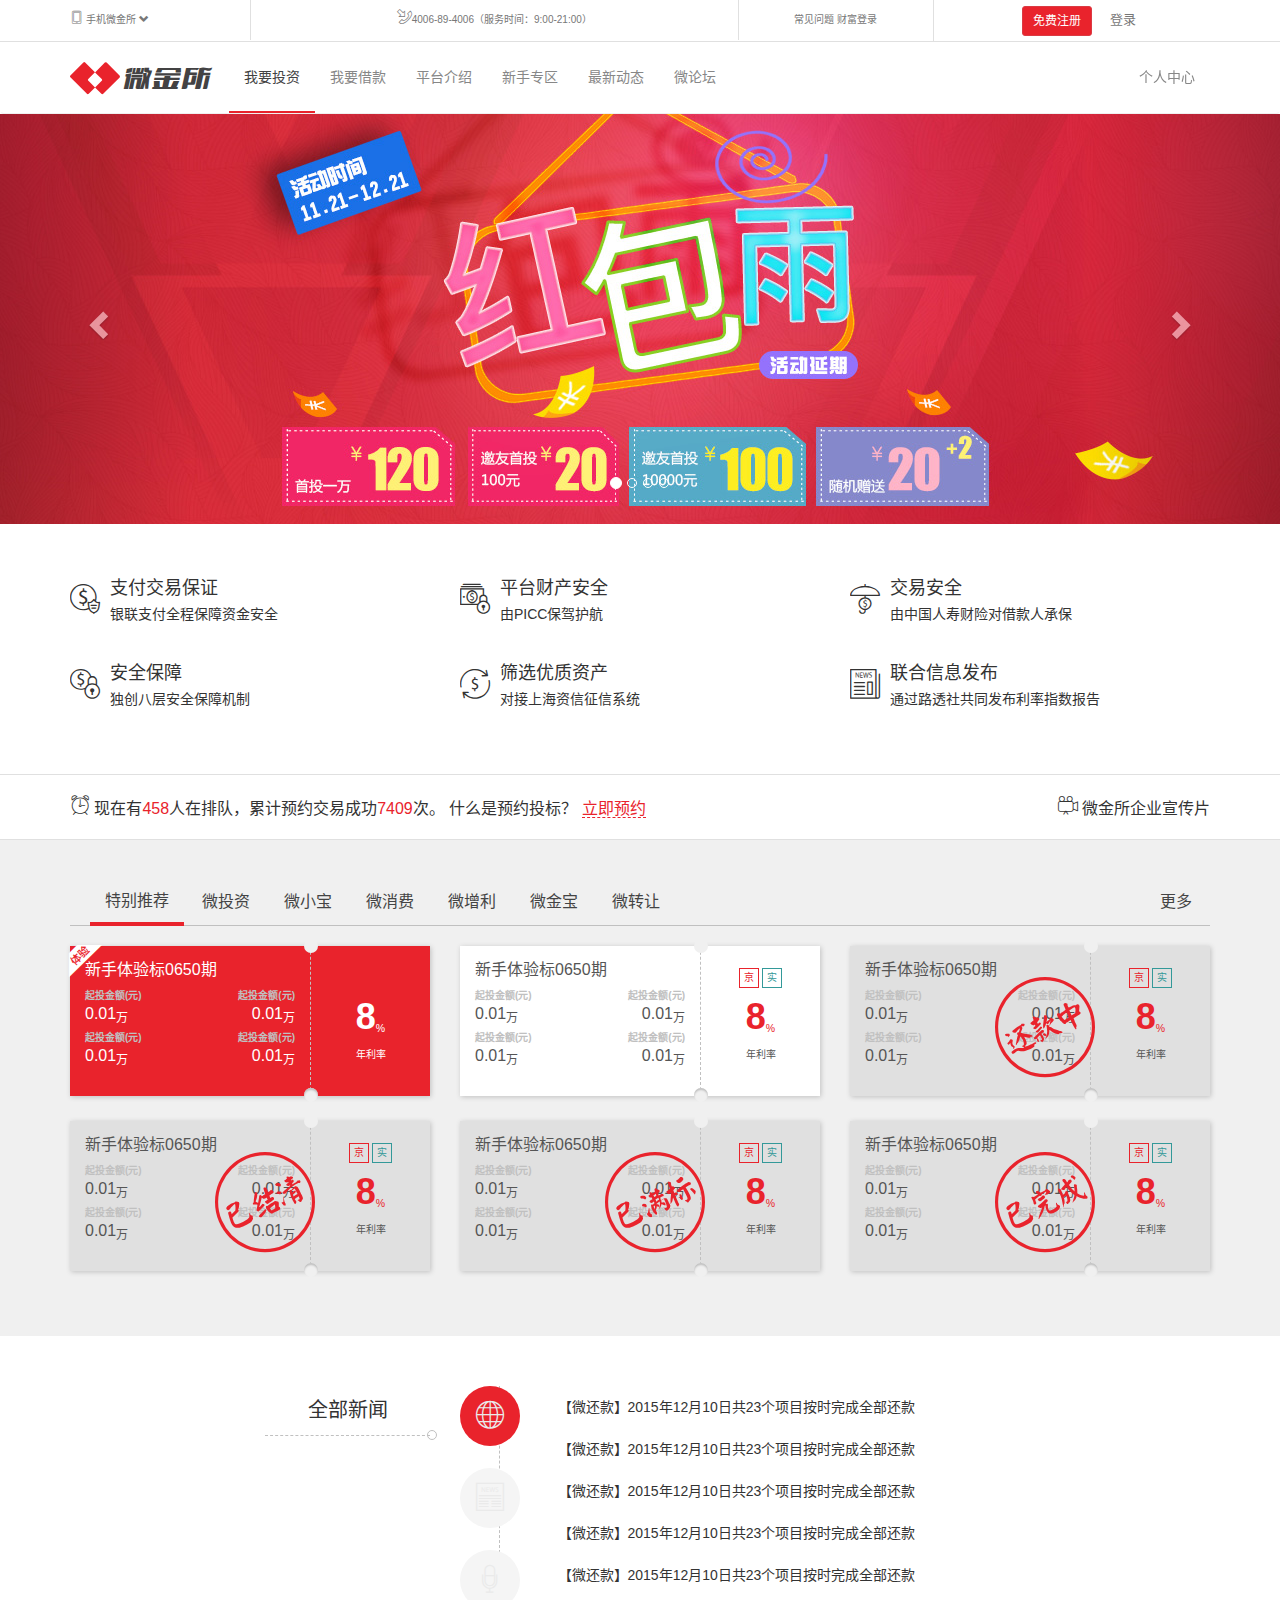
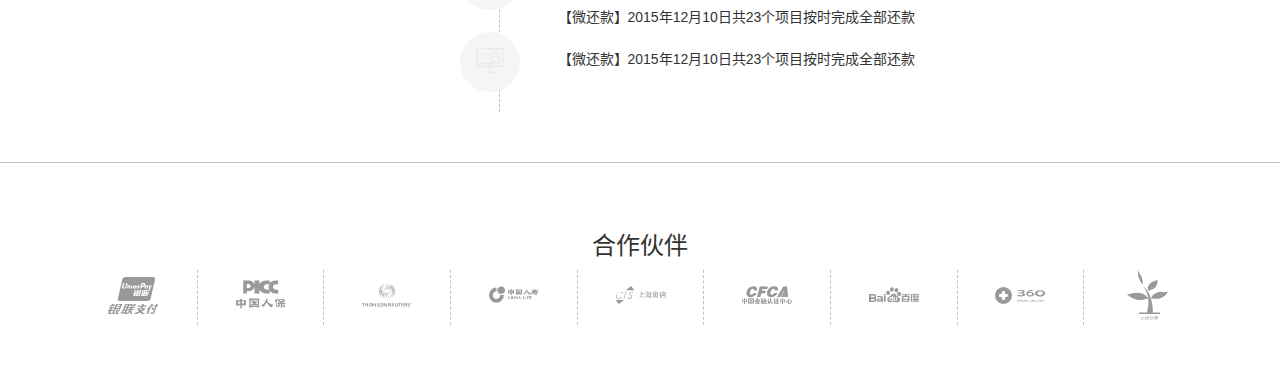
<file: docs/weijinsuo/index.html>
<!DOCTYPE html>
<html lang="zh-CN">

<head>
  <meta charset="UTF-8">
  <meta name="viewport" content="width=device-width, initial-scale=1.0">
  <meta name="author" content="iceStone <ice@wedn.net>">
  <title>微金所-安全的互联网微金融资产交易平台</title>
  <link rel="shortcut icon" href="favicon.ico">
  <link rel="stylesheet" href="lib/bootstrap/css/bootstrap.css">
  <link rel="stylesheet" href="css/main.css">
</head>

<body>
  <!-- 顶部区域 -->
  <header>
    <!-- 通栏菜单 -->
    <div class="topbar hidden-sm hidden-xs">
      <div class="container">
        <div class="row">
          <div class="tb-1 col-md-2">
            <a href="#" class="text-muted">
              <i class="icon-mobilephone"></i>
              <span>手机微金所</span>
              <i class="glyphicon glyphicon-chevron-down"></i>
              <img src="img/c_06.jpg" alt="扫一扫">
            </a>
          </div>
          <div class="tb-2 col-md-5 text-center text-muted">
            <i class="icon-telephone"></i><span>4006-89-4006（服务时间：9:00-21:00）</span>
          </div>
          <div class="tb-3 col-md-2 text-center">
            <a href="#" class="text-muted">常见问题</a>
            <a href="#" class="text-muted">财富登录</a>
          </div>
          <div class="tb-4 col-md-3 text-center">
            <a href="#" class="btn btn-register btn-sm">免费注册</a>
            <a href="#" class="text-muted" data-toggle="modal" data-target=".modal">登录</a>
          </div>
        </div>
      </div>
    </div>
    <!-- /通栏菜单 -->
    <!-- 导航菜单 -->
    <nav class="navbar navbar-itcast" data-spy="affix" data-offset-top="200" data-offset-bottom="1000">
      <div class="container">
        <div class="navbar-header">
          <button type="button" class="navbar-toggle collapsed" data-toggle="collapse" data-target="#nav_menu" aria-expanded="false">
            <span class="sr-only">切换菜单显示</span>
            <span class="icon-bar"></span>
            <span class="icon-bar"></span>
            <span class="icon-bar"></span>
          </button>
          <a class="navbar-brand" href="#">
            <i class="icon-icon"></i><i class="icon-logo"></i>
          </a>
        </div>
        <div class="collapse navbar-collapse" id="nav_menu">
          <ul class="nav navbar-nav">
            <li class="active"><a href="#">我要投资 <span class="sr-only">(current)</span></a></li>
            <li><a href="#">我要借款</a></li>
            <li><a href="#">平台介绍</a></li>
            <li><a href="#">新手专区</a></li>
            <li><a href="#">最新动态</a></li>
            <li><a href="#">微论坛</a></li>
          </ul>
          <ul class="nav navbar-nav navbar-right hidden-sm ">
            <li><a href="#">个人中心</a></li>
          </ul>
        </div>
      </div>
    </nav>
    <!-- /导航菜单 -->
  </header>
  <!-- /顶部区域 -->
  <!-- 通栏轮播 -->
  <section id="home_slide" class="carousel slide" data-ride="carousel">
    <!-- 指示器 -->
    <ol class="carousel-indicators">
      <li data-target="#home_slide" data-slide-to="0" class="active"></li>
      <li data-target="#home_slide" data-slide-to="1"></li>
      <li data-target="#home_slide" data-slide-to="2"></li>
      <li data-target="#home_slide" data-slide-to="3"></li>
    </ol>
    <!-- 轮播页 -->
    <div class="carousel-inner" role="listbox">
      <div class="item active">
        <div class="item-image" data-image-large="img/slide_01_2000x410.jpg" data-image-small="img/slide_01_640x340.jpg" data-image-alt="哈哈"></div>
      </div>
      <div class="item">
        <div class="item-image" data-image-large="img/slide_02_2000x410.jpg" data-image-small="img/slide_02_640x340.jpg" data-image-alt="哈哈"></div>
      </div>
      <div class="item">
        <div class="item-image" data-image-large="img/slide_03_2000x410.jpg" data-image-small="img/slide_03_640x340.jpg" data-image-alt="哈哈"></div>
      </div>
      <div class="item">
        <div class="item-image" data-image-large="img/slide_04_2000x410.jpg" data-image-small="img/slide_04_640x340.jpg" data-image-alt="哈哈"></div>
      </div>
    </div>
    <!-- 控制按钮 -->
    <a class="left carousel-control" href="#home_slide" role="button" data-slide="prev">
      <span class="glyphicon glyphicon-chevron-left" aria-hidden="true"></span>
      <span class="sr-only">上一张</span>
    </a>
    <a class="right carousel-control" href="#home_slide" role="button" data-slide="next">
      <span class="glyphicon glyphicon-chevron-right" aria-hidden="true"></span>
      <span class="sr-only">下一张</span>
    </a>
  </section>
  <!-- /通栏轮播 -->
  <!-- 网站特色 -->
  <section id="features" class="hidden-xs">
    <div class="container">
      <div class="row">
        <div class="col-sm-6 col-md-4">
          <a href="#">
            <div class="media">
              <div class="media-left">
                <i class="icon-uniE907"></i>
              </div>
              <div class="media-body">
                <h4 class="media-heading">支付交易保证</h4>
                <p>银联支付全程保障资金安全</p>
              </div>
            </div>
          </a>
        </div>
        <div class="col-sm-6 col-md-4">
          <a href="#">
            <div class="media">
              <div class="media-left">
                <i class="icon-uniE903"></i>
              </div>
              <div class="media-body">
                <h4 class="media-heading">平台财产安全</h4>
                <p>由PICC保驾护航</p>
              </div>
            </div>
          </a>
        </div>
        <div class="col-sm-6 col-md-4">
          <a href="#">
            <div class="media">
              <div class="media-left">
                <i class="icon-uniE901"></i>
              </div>
              <div class="media-body">
                <h4 class="media-heading">交易安全</h4>
                <p>由中国人寿财险对借款人承保</p>
              </div>
            </div>
          </a>
        </div>
        <div class="col-sm-6 col-md-4">
          <a href="#">
            <div class="media">
              <div class="media-left">
                <i class="icon-uniE900"></i>
              </div>
              <div class="media-body">
                <h4 class="media-heading">安全保障</h4>
                <p>独创八层安全保障机制</p>
              </div>
            </div>
          </a>
        </div>
        <div class="col-sm-6 col-md-4">
          <a href="#">
            <div class="media">
              <div class="media-left">
                <i class="icon-uniE904"></i>
              </div>
              <div class="media-body">
                <h4 class="media-heading">筛选优质资产</h4>
                <p>对接上海资信征信系统</p>
              </div>
            </div>
          </a>
        </div>
        <div class="col-sm-6 col-md-4">
          <a href="#">
            <div class="media">
              <div class="media-left">
                <i class="icon-uniE902"></i>
              </div>
              <div class="media-body">
                <h4 class="media-heading">联合信息发布</h4>
                <p>通过路透社共同发布利率指数报告</p>
              </div>
            </div>
          </a>
        </div>
      </div>
    </div>
  </section>
  <!-- /网站特色 -->
  <!-- 预约投标 -->
  <section id="booking">
    <div class="container">
      <p class="pull-left"><i class="icon-uniE906"></i> 现在有<span>458</span>人在排队，累计预约交易成功<span>7409</span>次。 什么是预约投标？ <a class="just-now" href="#">立即预约</a></p>
      <p class="hidden-sm hidden-xs pull-right"><a class="quick-learn" href="#"><i class="icon-uniE905"></i> 微金所企业宣传片</a></p>
    </div>
  </section>
  <!-- /预约投标 -->
  <!-- 投资产品 -->
  <section id="products">
    <div class="container">
      <!-- Nav tabs -->
      <div class="touch-scroll">
        <ul class="nav nav-tabs" role="tablist">
          <li role="presentation" class="active"><a href="#category_01" aria-controls="category_01" role="tab" data-toggle="tab">特别推荐</a></li>
          <li role="presentation"><a href="#category_02" aria-controls="category_02" role="tab" data-toggle="tab">微投资</a></li>
          <li role="presentation"><a href="#category_03" aria-controls="category_03" role="tab" data-toggle="tab">微小宝</a></li>
          <li role="presentation"><a href="#category_04" aria-controls="category_04" role="tab" data-toggle="tab">微消费</a></li>
          <li role="presentation"><a href="#category_05" aria-controls="category_05" role="tab" data-toggle="tab">微增利</a></li>
          <li role="presentation"><a href="#category_06" aria-controls="category_06" role="tab" data-toggle="tab">微金宝</a></li>
          <li role="presentation"><a href="#category_06" aria-controls="category_06" role="tab" data-toggle="tab">微转让</a></li>
          <li class="hidden-sm hidden-xs pull-right"><a href="#" class="btn btn-link">更多</a></li>
        </ul>
      </div>
      <!-- Tab panes -->
      <div class="tab-content">
        <div role="tabpanel" class="tab-pane fade active in" id="category_01">
          <div class="row">
            <div class="col-md-6 col-lg-4">
              <div class="panel-product active">
                <div class="panel-heading">
                  <p><strong>8</strong><sub>%</sub>
                    <br><span>年利率</span></p>
                </div>
                <div class="panel-body">
                  <h5>新手体验标0650期</h5>
                  <div class="row">
                    <div class="col-xs-6 text-left">
                      <dt>起投金额(元)</dt>
                      <dd>0.01<sub>万</sub></dd>
                    </div>
                    <div class="col-xs-6 text-right">
                      <dt>起投金额(元)</dt>
                      <dd>0.01<sub>万</sub></dd>
                    </div>
                    <div class="col-xs-6 text-left">
                      <dt>起投金额(元)</dt>
                      <dd>0.01<sub>万</sub></dd>
                    </div>
                    <div class="col-xs-6 text-right">
                      <dt>起投金额(元)</dt>
                      <dd>0.01<sub>万</sub></dd>
                    </div>
                  </div>
                </div>
              </div>
            </div>
            <div class="col-md-6 col-lg-4">
              <div class="panel-product">
                <div class="panel-heading">
                  <p class="tooltips">
                    <span class="primary" data-toggle="tooltip" data-placement="top" title="" data-original-title="北京市">京</span>
                    <span class="secondary" data-toggle="tooltip" data-placement="top" title="" data-original-title="实地认证">实</span>
                  </p>
                  <p><strong>8</strong><sub>%</sub>
                    <br><span>年利率</span></p>
                </div>
                <div class="panel-body">
                  <h5>新手体验标0650期</h5>
                  <div class="row">
                    <div class="col-xs-6 text-left">
                      <dt>起投金额(元)</dt>
                      <dd>0.01<sub>万</sub></dd>
                    </div>
                    <div class="col-xs-6 text-right">
                      <dt>起投金额(元)</dt>
                      <dd>0.01<sub>万</sub></dd>
                    </div>
                    <div class="col-xs-6 text-left">
                      <dt>起投金额(元)</dt>
                      <dd>0.01<sub>万</sub></dd>
                    </div>
                    <div class="col-xs-6 text-right">
                      <dt>起投金额(元)</dt>
                      <dd>0.01<sub>万</sub></dd>
                    </div>
                  </div>
                </div>
              </div>
            </div>
            <div class="col-md-6 col-lg-4">
              <div class="panel-product state-1">
                <div class="panel-heading">
                  <p class="tooltips">
                    <span class="primary" data-toggle="tooltip" data-placement="top" title="" data-original-title="北京市">京</span>
                    <span class="secondary" data-toggle="tooltip" data-placement="top" title="" data-original-title="实地认证">实</span>
                  </p>
                  <p><strong>8</strong><sub>%</sub>
                    <br><span>年利率</span></p>
                </div>
                <div class="panel-body">
                  <h5>新手体验标0650期</h5>
                  <div class="row">
                    <div class="col-xs-6 text-left">
                      <dt>起投金额(元)</dt>
                      <dd>0.01<sub>万</sub></dd>
                    </div>
                    <div class="col-xs-6 text-right">
                      <dt>起投金额(元)</dt>
                      <dd>0.01<sub>万</sub></dd>
                    </div>
                    <div class="col-xs-6 text-left">
                      <dt>起投金额(元)</dt>
                      <dd>0.01<sub>万</sub></dd>
                    </div>
                    <div class="col-xs-6 text-right">
                      <dt>起投金额(元)</dt>
                      <dd>0.01<sub>万</sub></dd>
                    </div>
                  </div>
                </div>
              </div>
            </div>
            <div class="col-md-6 col-lg-4">
              <div class="panel-product state-2">
                <div class="panel-heading">
                  <p class="tooltips">
                    <span class="primary" data-toggle="tooltip" data-placement="top" title="" data-original-title="北京市">京</span>
                    <span class="secondary" data-toggle="tooltip" data-placement="top" title="" data-original-title="实地认证">实</span>
                  </p>
                  <p><strong>8</strong><sub>%</sub>
                    <br><span>年利率</span></p>
                </div>
                <div class="panel-body">
                  <h5>新手体验标0650期</h5>
                  <div class="row">
                    <div class="col-xs-6 text-left">
                      <dt>起投金额(元)</dt>
                      <dd>0.01<sub>万</sub></dd>
                    </div>
                    <div class="col-xs-6 text-right">
                      <dt>起投金额(元)</dt>
                      <dd>0.01<sub>万</sub></dd>
                    </div>
                    <div class="col-xs-6 text-left">
                      <dt>起投金额(元)</dt>
                      <dd>0.01<sub>万</sub></dd>
                    </div>
                    <div class="col-xs-6 text-right">
                      <dt>起投金额(元)</dt>
                      <dd>0.01<sub>万</sub></dd>
                    </div>
                  </div>
                </div>
              </div>
            </div>
            <div class="col-md-6 col-lg-4">
              <div class="panel-product state-3">
                <div class="panel-heading">
                  <p class="tooltips">
                    <span class="primary" data-toggle="tooltip" data-placement="top" title="" data-original-title="北京市">京</span>
                    <span class="secondary" data-toggle="tooltip" data-placement="top" title="" data-original-title="实地认证">实</span>
                  </p>
                  <p><strong>8</strong><sub>%</sub>
                    <br><span>年利率</span></p>
                </div>
                <div class="panel-body">
                  <h5>新手体验标0650期</h5>
                  <div class="row">
                    <div class="col-xs-6 text-left">
                      <dt>起投金额(元)</dt>
                      <dd>0.01<sub>万</sub></dd>
                    </div>
                    <div class="col-xs-6 text-right">
                      <dt>起投金额(元)</dt>
                      <dd>0.01<sub>万</sub></dd>
                    </div>
                    <div class="col-xs-6 text-left">
                      <dt>起投金额(元)</dt>
                      <dd>0.01<sub>万</sub></dd>
                    </div>
                    <div class="col-xs-6 text-right">
                      <dt>起投金额(元)</dt>
                      <dd>0.01<sub>万</sub></dd>
                    </div>
                  </div>
                </div>
              </div>
            </div>
            <div class="col-md-6 col-lg-4">
              <div class="panel-product state-4">
                <div class="panel-heading">
                  <p class="tooltips">
                    <span class="primary" data-toggle="tooltip" data-placement="top" title="" data-original-title="北京市">京</span>
                    <span class="secondary" data-toggle="tooltip" data-placement="top" title="" data-original-title="实地认证">实</span>
                  </p>
                  <p><strong>8</strong><sub>%</sub>
                    <br><span>年利率</span></p>
                </div>
                <div class="panel-body">
                  <h5>新手体验标0650期</h5>
                  <div class="row">
                    <div class="col-xs-6 text-left">
                      <dt>起投金额(元)</dt>
                      <dd>0.01<sub>万</sub></dd>
                    </div>
                    <div class="col-xs-6 text-right">
                      <dt>起投金额(元)</dt>
                      <dd>0.01<sub>万</sub></dd>
                    </div>
                    <div class="col-xs-6 text-left">
                      <dt>起投金额(元)</dt>
                      <dd>0.01<sub>万</sub></dd>
                    </div>
                    <div class="col-xs-6 text-right">
                      <dt>起投金额(元)</dt>
                      <dd>0.01<sub>万</sub></dd>
                    </div>
                  </div>
                </div>
              </div>
            </div>
          </div>
        </div>
        <div role="tabpanel" class="tab-pane fade" id="category_02">
          <div class="row">
            <div class="col-md-6 col-lg-4">
              <div class="panel-product">
                <div class="panel-heading">
                  <p class="tooltips">
                    <span class="primary" data-toggle="tooltip" data-placement="top" title="" data-original-title="北京市">京</span>
                    <span class="secondary" data-toggle="tooltip" data-placement="top" title="" data-original-title="实地认证">实</span>
                  </p>
                  <p><strong>8</strong><sub>%</sub>
                    <br><span>年利率</span></p>
                </div>
                <div class="panel-body">
                  <h5>新手体验标0650期</h5>
                  <div class="row">
                    <div class="col-xs-6 text-left">
                      <dt>起投金额(元)</dt>
                      <dd>0.01<sub>万</sub></dd>
                    </div>
                    <div class="col-xs-6 text-right">
                      <dt>起投金额(元)</dt>
                      <dd>0.01<sub>万</sub></dd>
                    </div>
                    <div class="col-xs-6 text-left">
                      <dt>起投金额(元)</dt>
                      <dd>0.01<sub>万</sub></dd>
                    </div>
                    <div class="col-xs-6 text-right">
                      <dt>起投金额(元)</dt>
                      <dd>0.01<sub>万</sub></dd>
                    </div>
                  </div>
                </div>
              </div>
            </div>
            <div class="col-md-6 col-lg-4">
              <div class="panel-product">
                <div class="panel-heading">
                  <p class="tooltips">
                    <span class="primary" data-toggle="tooltip" data-placement="top" title="" data-original-title="北京市">京</span>
                    <span class="secondary" data-toggle="tooltip" data-placement="top" title="" data-original-title="实地认证">实</span>
                  </p>
                  <p><strong>8</strong><sub>%</sub>
                    <br><span>年利率</span></p>
                </div>
                <div class="panel-body">
                  <h5>新手体验标0650期</h5>
                  <div class="row">
                    <div class="col-xs-6 text-left">
                      <dt>起投金额(元)</dt>
                      <dd>0.01<sub>万</sub></dd>
                    </div>
                    <div class="col-xs-6 text-right">
                      <dt>起投金额(元)</dt>
                      <dd>0.01<sub>万</sub></dd>
                    </div>
                    <div class="col-xs-6 text-left">
                      <dt>起投金额(元)</dt>
                      <dd>0.01<sub>万</sub></dd>
                    </div>
                    <div class="col-xs-6 text-right">
                      <dt>起投金额(元)</dt>
                      <dd>0.01<sub>万</sub></dd>
                    </div>
                  </div>
                </div>
              </div>
            </div>
            <div class="col-md-6 col-lg-4">
              <div class="panel-product">
                <div class="panel-heading">
                  <p class="tooltips">
                    <span class="primary" data-toggle="tooltip" data-placement="top" title="" data-original-title="北京市">京</span>
                    <span class="secondary" data-toggle="tooltip" data-placement="top" title="" data-original-title="实地认证">实</span>
                  </p>
                  <p><strong>8</strong><sub>%</sub>
                    <br><span>年利率</span></p>
                </div>
                <div class="panel-body">
                  <h5>新手体验标0650期</h5>
                  <div class="row">
                    <div class="col-xs-6 text-left">
                      <dt>起投金额(元)</dt>
                      <dd>0.01<sub>万</sub></dd>
                    </div>
                    <div class="col-xs-6 text-right">
                      <dt>起投金额(元)</dt>
                      <dd>0.01<sub>万</sub></dd>
                    </div>
                    <div class="col-xs-6 text-left">
                      <dt>起投金额(元)</dt>
                      <dd>0.01<sub>万</sub></dd>
                    </div>
                    <div class="col-xs-6 text-right">
                      <dt>起投金额(元)</dt>
                      <dd>0.01<sub>万</sub></dd>
                    </div>
                  </div>
                </div>
              </div>
            </div>
            <div class="col-md-6 col-lg-4">
              <div class="panel-product">
                <div class="panel-heading">
                  <p class="tooltips">
                    <span class="primary" data-toggle="tooltip" data-placement="top" title="" data-original-title="北京市">京</span>
                    <span class="secondary" data-toggle="tooltip" data-placement="top" title="" data-original-title="实地认证">实</span>
                  </p>
                  <p><strong>8</strong><sub>%</sub>
                    <br><span>年利率</span></p>
                </div>
                <div class="panel-body">
                  <h5>新手体验标0650期</h5>
                  <div class="row">
                    <div class="col-xs-6 text-left">
                      <dt>起投金额(元)</dt>
                      <dd>0.01<sub>万</sub></dd>
                    </div>
                    <div class="col-xs-6 text-right">
                      <dt>起投金额(元)</dt>
                      <dd>0.01<sub>万</sub></dd>
                    </div>
                    <div class="col-xs-6 text-left">
                      <dt>起投金额(元)</dt>
                      <dd>0.01<sub>万</sub></dd>
                    </div>
                    <div class="col-xs-6 text-right">
                      <dt>起投金额(元)</dt>
                      <dd>0.01<sub>万</sub></dd>
                    </div>
                  </div>
                </div>
              </div>
            </div>
          </div>
        </div>
        <div role="tabpanel" class="tab-pane fade" id="category_03">
          <div class="row">
            <div class="col-md-6 col-lg-4">
              <div class="panel-product">
                <div class="panel-heading">
                  <p class="tooltips">
                    <span class="primary" data-toggle="tooltip" data-placement="top" title="" data-original-title="北京市">京</span>
                    <span class="secondary" data-toggle="tooltip" data-placement="top" title="" data-original-title="实地认证">实</span>
                  </p>
                  <p><strong>8</strong><sub>%</sub>
                    <br><span>年利率</span></p>
                </div>
                <div class="panel-body">
                  <h5>新手体验标0650期</h5>
                  <div class="row">
                    <div class="col-xs-6 text-left">
                      <dt>起投金额(元)</dt>
                      <dd>0.01<sub>万</sub></dd>
                    </div>
                    <div class="col-xs-6 text-right">
                      <dt>起投金额(元)</dt>
                      <dd>0.01<sub>万</sub></dd>
                    </div>
                    <div class="col-xs-6 text-left">
                      <dt>起投金额(元)</dt>
                      <dd>0.01<sub>万</sub></dd>
                    </div>
                    <div class="col-xs-6 text-right">
                      <dt>起投金额(元)</dt>
                      <dd>0.01<sub>万</sub></dd>
                    </div>
                  </div>
                </div>
              </div>
            </div>
            <div class="col-md-6 col-lg-4">
              <div class="panel-product">
                <div class="panel-heading">
                  <p class="tooltips">
                    <span class="primary" data-toggle="tooltip" data-placement="top" title="" data-original-title="北京市">京</span>
                    <span class="secondary" data-toggle="tooltip" data-placement="top" title="" data-original-title="实地认证">实</span>
                  </p>
                  <p><strong>8</strong><sub>%</sub>
                    <br><span>年利率</span></p>
                </div>
                <div class="panel-body">
                  <h5>新手体验标0650期</h5>
                  <div class="row">
                    <div class="col-xs-6 text-left">
                      <dt>起投金额(元)</dt>
                      <dd>0.01<sub>万</sub></dd>
                    </div>
                    <div class="col-xs-6 text-right">
                      <dt>起投金额(元)</dt>
                      <dd>0.01<sub>万</sub></dd>
                    </div>
                    <div class="col-xs-6 text-left">
                      <dt>起投金额(元)</dt>
                      <dd>0.01<sub>万</sub></dd>
                    </div>
                    <div class="col-xs-6 text-right">
                      <dt>起投金额(元)</dt>
                      <dd>0.01<sub>万</sub></dd>
                    </div>
                  </div>
                </div>
              </div>
            </div>
            <div class="col-md-6 col-lg-4">
              <div class="panel-product">
                <div class="panel-heading">
                  <p class="tooltips">
                    <span class="primary" data-toggle="tooltip" data-placement="top" title="" data-original-title="北京市">京</span>
                    <span class="secondary" data-toggle="tooltip" data-placement="top" title="" data-original-title="实地认证">实</span>
                  </p>
                  <p><strong>8</strong><sub>%</sub>
                    <br><span>年利率</span></p>
                </div>
                <div class="panel-body">
                  <h5>新手体验标0650期</h5>
                  <div class="row">
                    <div class="col-xs-6 text-left">
                      <dt>起投金额(元)</dt>
                      <dd>0.01<sub>万</sub></dd>
                    </div>
                    <div class="col-xs-6 text-right">
                      <dt>起投金额(元)</dt>
                      <dd>0.01<sub>万</sub></dd>
                    </div>
                    <div class="col-xs-6 text-left">
                      <dt>起投金额(元)</dt>
                      <dd>0.01<sub>万</sub></dd>
                    </div>
                    <div class="col-xs-6 text-right">
                      <dt>起投金额(元)</dt>
                      <dd>0.01<sub>万</sub></dd>
                    </div>
                  </div>
                </div>
              </div>
            </div>
            <div class="col-md-6 col-lg-4">
              <div class="panel-product">
                <div class="panel-heading">
                  <p class="tooltips">
                    <span class="primary" data-toggle="tooltip" data-placement="top" title="" data-original-title="北京市">京</span>
                    <span class="secondary" data-toggle="tooltip" data-placement="top" title="" data-original-title="实地认证">实</span>
                  </p>
                  <p><strong>8</strong><sub>%</sub>
                    <br><span>年利率</span></p>
                </div>
                <div class="panel-body">
                  <h5>新手体验标0650期</h5>
                  <div class="row">
                    <div class="col-xs-6 text-left">
                      <dt>起投金额(元)</dt>
                      <dd>0.01<sub>万</sub></dd>
                    </div>
                    <div class="col-xs-6 text-right">
                      <dt>起投金额(元)</dt>
                      <dd>0.01<sub>万</sub></dd>
                    </div>
                    <div class="col-xs-6 text-left">
                      <dt>起投金额(元)</dt>
                      <dd>0.01<sub>万</sub></dd>
                    </div>
                    <div class="col-xs-6 text-right">
                      <dt>起投金额(元)</dt>
                      <dd>0.01<sub>万</sub></dd>
                    </div>
                  </div>
                </div>
              </div>
            </div>
          </div>
        </div>
        <div role="tabpanel" class="tab-pane fade" id="category_04">
          <div class="row">
            <div class="col-md-6 col-lg-4">
              <div class="panel-product">
                <div class="panel-heading">
                  <p class="tooltips">
                    <span class="primary" data-toggle="tooltip" data-placement="top" title="" data-original-title="北京市">京</span>
                    <span class="secondary" data-toggle="tooltip" data-placement="top" title="" data-original-title="实地认证">实</span>
                  </p>
                  <p><strong>8</strong><sub>%</sub>
                    <br><span>年利率</span></p>
                </div>
                <div class="panel-body">
                  <h5>新手体验标0650期</h5>
                  <div class="row">
                    <div class="col-xs-6 text-left">
                      <dt>起投金额(元)</dt>
                      <dd>0.01<sub>万</sub></dd>
                    </div>
                    <div class="col-xs-6 text-right">
                      <dt>起投金额(元)</dt>
                      <dd>0.01<sub>万</sub></dd>
                    </div>
                    <div class="col-xs-6 text-left">
                      <dt>起投金额(元)</dt>
                      <dd>0.01<sub>万</sub></dd>
                    </div>
                    <div class="col-xs-6 text-right">
                      <dt>起投金额(元)</dt>
                      <dd>0.01<sub>万</sub></dd>
                    </div>
                  </div>
                </div>
              </div>
            </div>
            <div class="col-md-6 col-lg-4">
              <div class="panel-product">
                <div class="panel-heading">
                  <p class="tooltips">
                    <span class="primary" data-toggle="tooltip" data-placement="top" title="" data-original-title="北京市">京</span>
                    <span class="secondary" data-toggle="tooltip" data-placement="top" title="" data-original-title="实地认证">实</span>
                  </p>
                  <p><strong>8</strong><sub>%</sub>
                    <br><span>年利率</span></p>
                </div>
                <div class="panel-body">
                  <h5>新手体验标0650期</h5>
                  <div class="row">
                    <div class="col-xs-6 text-left">
                      <dt>起投金额(元)</dt>
                      <dd>0.01<sub>万</sub></dd>
                    </div>
                    <div class="col-xs-6 text-right">
                      <dt>起投金额(元)</dt>
                      <dd>0.01<sub>万</sub></dd>
                    </div>
                    <div class="col-xs-6 text-left">
                      <dt>起投金额(元)</dt>
                      <dd>0.01<sub>万</sub></dd>
                    </div>
                    <div class="col-xs-6 text-right">
                      <dt>起投金额(元)</dt>
                      <dd>0.01<sub>万</sub></dd>
                    </div>
                  </div>
                </div>
              </div>
            </div>
            <div class="col-md-6 col-lg-4">
              <div class="panel-product">
                <div class="panel-heading">
                  <p class="tooltips">
                    <span class="primary" data-toggle="tooltip" data-placement="top" title="" data-original-title="北京市">京</span>
                    <span class="secondary" data-toggle="tooltip" data-placement="top" title="" data-original-title="实地认证">实</span>
                  </p>
                  <p><strong>8</strong><sub>%</sub>
                    <br><span>年利率</span></p>
                </div>
                <div class="panel-body">
                  <h5>新手体验标0650期</h5>
                  <div class="row">
                    <div class="col-xs-6 text-left">
                      <dt>起投金额(元)</dt>
                      <dd>0.01<sub>万</sub></dd>
                    </div>
                    <div class="col-xs-6 text-right">
                      <dt>起投金额(元)</dt>
                      <dd>0.01<sub>万</sub></dd>
                    </div>
                    <div class="col-xs-6 text-left">
                      <dt>起投金额(元)</dt>
                      <dd>0.01<sub>万</sub></dd>
                    </div>
                    <div class="col-xs-6 text-right">
                      <dt>起投金额(元)</dt>
                      <dd>0.01<sub>万</sub></dd>
                    </div>
                  </div>
                </div>
              </div>
            </div>
            <div class="col-md-6 col-lg-4">
              <div class="panel-product">
                <div class="panel-heading">
                  <p class="tooltips">
                    <span class="primary" data-toggle="tooltip" data-placement="top" title="" data-original-title="北京市">京</span>
                    <span class="secondary" data-toggle="tooltip" data-placement="top" title="" data-original-title="实地认证">实</span>
                  </p>
                  <p><strong>8</strong><sub>%</sub>
                    <br><span>年利率</span></p>
                </div>
                <div class="panel-body">
                  <h5>新手体验标0650期</h5>
                  <div class="row">
                    <div class="col-xs-6 text-left">
                      <dt>起投金额(元)</dt>
                      <dd>0.01<sub>万</sub></dd>
                    </div>
                    <div class="col-xs-6 text-right">
                      <dt>起投金额(元)</dt>
                      <dd>0.01<sub>万</sub></dd>
                    </div>
                    <div class="col-xs-6 text-left">
                      <dt>起投金额(元)</dt>
                      <dd>0.01<sub>万</sub></dd>
                    </div>
                    <div class="col-xs-6 text-right">
                      <dt>起投金额(元)</dt>
                      <dd>0.01<sub>万</sub></dd>
                    </div>
                  </div>
                </div>
              </div>
            </div>
          </div>
        </div>
        <div role="tabpanel" class="tab-pane fade" id="category_05">
          <div class="row">
            <div class="col-md-6 col-lg-4">
              <div class="panel-product">
                <div class="panel-heading">
                  <p class="tooltips">
                    <span class="primary" data-toggle="tooltip" data-placement="top" title="" data-original-title="北京市">京</span>
                    <span class="secondary" data-toggle="tooltip" data-placement="top" title="" data-original-title="实地认证">实</span>
                  </p>
                  <p><strong>8</strong><sub>%</sub>
                    <br><span>年利率</span></p>
                </div>
                <div class="panel-body">
                  <h5>新手体验标0650期</h5>
                  <div class="row">
                    <div class="col-xs-6 text-left">
                      <dt>起投金额(元)</dt>
                      <dd>0.01<sub>万</sub></dd>
                    </div>
                    <div class="col-xs-6 text-right">
                      <dt>起投金额(元)</dt>
                      <dd>0.01<sub>万</sub></dd>
                    </div>
                    <div class="col-xs-6 text-left">
                      <dt>起投金额(元)</dt>
                      <dd>0.01<sub>万</sub></dd>
                    </div>
                    <div class="col-xs-6 text-right">
                      <dt>起投金额(元)</dt>
                      <dd>0.01<sub>万</sub></dd>
                    </div>
                  </div>
                </div>
              </div>
            </div>
            <div class="col-md-6 col-lg-4">
              <div class="panel-product">
                <div class="panel-heading">
                  <p class="tooltips">
                    <span class="primary" data-toggle="tooltip" data-placement="top" title="" data-original-title="北京市">京</span>
                    <span class="secondary" data-toggle="tooltip" data-placement="top" title="" data-original-title="实地认证">实</span>
                  </p>
                  <p><strong>8</strong><sub>%</sub>
                    <br><span>年利率</span></p>
                </div>
                <div class="panel-body">
                  <h5>新手体验标0650期</h5>
                  <div class="row">
                    <div class="col-xs-6 text-left">
                      <dt>起投金额(元)</dt>
                      <dd>0.01<sub>万</sub></dd>
                    </div>
                    <div class="col-xs-6 text-right">
                      <dt>起投金额(元)</dt>
                      <dd>0.01<sub>万</sub></dd>
                    </div>
                    <div class="col-xs-6 text-left">
                      <dt>起投金额(元)</dt>
                      <dd>0.01<sub>万</sub></dd>
                    </div>
                    <div class="col-xs-6 text-right">
                      <dt>起投金额(元)</dt>
                      <dd>0.01<sub>万</sub></dd>
                    </div>
                  </div>
                </div>
              </div>
            </div>
            <div class="col-md-6 col-lg-4">
              <div class="panel-product">
                <div class="panel-heading">
                  <p class="tooltips">
                    <span class="primary" data-toggle="tooltip" data-placement="top" title="" data-original-title="北京市">京</span>
                    <span class="secondary" data-toggle="tooltip" data-placement="top" title="" data-original-title="实地认证">实</span>
                  </p>
                  <p><strong>8</strong><sub>%</sub>
                    <br><span>年利率</span></p>
                </div>
                <div class="panel-body">
                  <h5>新手体验标0650期</h5>
                  <div class="row">
                    <div class="col-xs-6 text-left">
                      <dt>起投金额(元)</dt>
                      <dd>0.01<sub>万</sub></dd>
                    </div>
                    <div class="col-xs-6 text-right">
                      <dt>起投金额(元)</dt>
                      <dd>0.01<sub>万</sub></dd>
                    </div>
                    <div class="col-xs-6 text-left">
                      <dt>起投金额(元)</dt>
                      <dd>0.01<sub>万</sub></dd>
                    </div>
                    <div class="col-xs-6 text-right">
                      <dt>起投金额(元)</dt>
                      <dd>0.01<sub>万</sub></dd>
                    </div>
                  </div>
                </div>
              </div>
            </div>
            <div class="col-md-6 col-lg-4">
              <div class="panel-product">
                <div class="panel-heading">
                  <p class="tooltips">
                    <span class="primary" data-toggle="tooltip" data-placement="top" title="" data-original-title="北京市">京</span>
                    <span class="secondary" data-toggle="tooltip" data-placement="top" title="" data-original-title="实地认证">实</span>
                  </p>
                  <p><strong>8</strong><sub>%</sub>
                    <br><span>年利率</span></p>
                </div>
                <div class="panel-body">
                  <h5>新手体验标0650期</h5>
                  <div class="row">
                    <div class="col-xs-6 text-left">
                      <dt>起投金额(元)</dt>
                      <dd>0.01<sub>万</sub></dd>
                    </div>
                    <div class="col-xs-6 text-right">
                      <dt>起投金额(元)</dt>
                      <dd>0.01<sub>万</sub></dd>
                    </div>
                    <div class="col-xs-6 text-left">
                      <dt>起投金额(元)</dt>
                      <dd>0.01<sub>万</sub></dd>
                    </div>
                    <div class="col-xs-6 text-right">
                      <dt>起投金额(元)</dt>
                      <dd>0.01<sub>万</sub></dd>
                    </div>
                  </div>
                </div>
              </div>
            </div>
          </div>
        </div>
        <div role="tabpanel" class="tab-pane fade" id="category_06">
          <div class="row">
            <div class="col-md-6 col-lg-4">
              <div class="panel-product">
                <div class="panel-heading">
                  <p class="tooltips">
                    <span class="primary" data-toggle="tooltip" data-placement="top" title="" data-original-title="北京市">京</span>
                    <span class="secondary" data-toggle="tooltip" data-placement="top" title="" data-original-title="实地认证">实</span>
                  </p>
                  <p><strong>8</strong><sub>%</sub>
                    <br><span>年利率</span></p>
                </div>
                <div class="panel-body">
                  <h5>新手体验标0650期</h5>
                  <div class="row">
                    <div class="col-xs-6 text-left">
                      <dt>起投金额(元)</dt>
                      <dd>0.01<sub>万</sub></dd>
                    </div>
                    <div class="col-xs-6 text-right">
                      <dt>起投金额(元)</dt>
                      <dd>0.01<sub>万</sub></dd>
                    </div>
                    <div class="col-xs-6 text-left">
                      <dt>起投金额(元)</dt>
                      <dd>0.01<sub>万</sub></dd>
                    </div>
                    <div class="col-xs-6 text-right">
                      <dt>起投金额(元)</dt>
                      <dd>0.01<sub>万</sub></dd>
                    </div>
                  </div>
                </div>
              </div>
            </div>
            <div class="col-md-6 col-lg-4">
              <div class="panel-product">
                <div class="panel-heading">
                  <p class="tooltips">
                    <span class="primary" data-toggle="tooltip" data-placement="top" title="" data-original-title="北京市">京</span>
                    <span class="secondary" data-toggle="tooltip" data-placement="top" title="" data-original-title="实地认证">实</span>
                  </p>
                  <p><strong>8</strong><sub>%</sub>
                    <br><span>年利率</span></p>
                </div>
                <div class="panel-body">
                  <h5>新手体验标0650期</h5>
                  <div class="row">
                    <div class="col-xs-6 text-left">
                      <dt>起投金额(元)</dt>
                      <dd>0.01<sub>万</sub></dd>
                    </div>
                    <div class="col-xs-6 text-right">
                      <dt>起投金额(元)</dt>
                      <dd>0.01<sub>万</sub></dd>
                    </div>
                    <div class="col-xs-6 text-left">
                      <dt>起投金额(元)</dt>
                      <dd>0.01<sub>万</sub></dd>
                    </div>
                    <div class="col-xs-6 text-right">
                      <dt>起投金额(元)</dt>
                      <dd>0.01<sub>万</sub></dd>
                    </div>
                  </div>
                </div>
              </div>
            </div>
            <div class="col-md-6 col-lg-4">
              <div class="panel-product">
                <div class="panel-heading">
                  <p class="tooltips">
                    <span class="primary" data-toggle="tooltip" data-placement="top" title="" data-original-title="北京市">京</span>
                    <span class="secondary" data-toggle="tooltip" data-placement="top" title="" data-original-title="实地认证">实</span>
                  </p>
                  <p><strong>8</strong><sub>%</sub>
                    <br><span>年利率</span></p>
                </div>
                <div class="panel-body">
                  <h5>新手体验标0650期</h5>
                  <div class="row">
                    <div class="col-xs-6 text-left">
                      <dt>起投金额(元)</dt>
                      <dd>0.01<sub>万</sub></dd>
                    </div>
                    <div class="col-xs-6 text-right">
                      <dt>起投金额(元)</dt>
                      <dd>0.01<sub>万</sub></dd>
                    </div>
                    <div class="col-xs-6 text-left">
                      <dt>起投金额(元)</dt>
                      <dd>0.01<sub>万</sub></dd>
                    </div>
                    <div class="col-xs-6 text-right">
                      <dt>起投金额(元)</dt>
                      <dd>0.01<sub>万</sub></dd>
                    </div>
                  </div>
                </div>
              </div>
            </div>
            <div class="col-md-6 col-lg-4">
              <div class="panel-product">
                <div class="panel-heading">
                  <p class="tooltips">
                    <span class="primary" data-toggle="tooltip" data-placement="top" title="" data-original-title="北京市">京</span>
                    <span class="secondary" data-toggle="tooltip" data-placement="top" title="" data-original-title="实地认证">实</span>
                  </p>
                  <p><strong>8</strong><sub>%</sub>
                    <br><span>年利率</span></p>
                </div>
                <div class="panel-body">
                  <h5>新手体验标0650期</h5>
                  <div class="row">
                    <div class="col-xs-6 text-left">
                      <dt>起投金额(元)</dt>
                      <dd>0.01<sub>万</sub></dd>
                    </div>
                    <div class="col-xs-6 text-right">
                      <dt>起投金额(元)</dt>
                      <dd>0.01<sub>万</sub></dd>
                    </div>
                    <div class="col-xs-6 text-left">
                      <dt>起投金额(元)</dt>
                      <dd>0.01<sub>万</sub></dd>
                    </div>
                    <div class="col-xs-6 text-right">
                      <dt>起投金额(元)</dt>
                      <dd>0.01<sub>万</sub></dd>
                    </div>
                  </div>
                </div>
              </div>
            </div>
          </div>
        </div>
      </div>
    </div>
  </section>
  <!-- /投资产品 -->
  <!-- 新闻 -->
  <section id="news">
    <div class="container">
      <div class="row">
        <div class="col-md-offset-2 col-md-2">
          <div class="news-title">
            全部新闻
          </div>
        </div>
        <div class="col-md-1">
          <!-- Nav tabs -->
          <ul class="nav nav-pills nav-stacked news-nav" role="tablist">
            <li role="presentation" class="active"><a href="#news_1" aria-controls="news_1" role="tab" data-toggle="tab" data-title="全部新聞"><i class="icon-news01"></i></a></li>
            <li role="presentation"><a href="#news_2" aria-controls="news_2" role="tab" data-toggle="tab" data-title="媒體報道"><i class="icon-news02"></i></a></li>
            <li role="presentation"><a href="#news_3" aria-controls="news_3" role="tab" data-toggle="tab" data-title="微金所頭條"><i class="icon-news03"></i></a></li>
            <li role="presentation"><a href="#news_4" aria-controls="news_4" role="tab" data-toggle="tab" data-title="行業資訊"><i class="icon-news04"></i></a></li>
          </ul>
          <i class="line hidden-sm hidden-xs"></i>
        </div>
        <div class="col-md-7">
          <!-- Tab panes -->
          <div class="tab-content">
            <div role="tabpanel" class="tab-pane fade active in" id="news_1">
              <ul>
                <li>【微还款】2015年12月10日共23个项目按时完成全部还款</li>
                <li>【微还款】2015年12月10日共23个项目按时完成全部还款</li>
                <li>【微还款】2015年12月10日共23个项目按时完成全部还款</li>
                <li>【微还款】2015年12月10日共23个项目按时完成全部还款</li>
                <li>【微还款】2015年12月10日共23个项目按时完成全部还款</li>
                <li>【微还款】2015年12月10日共23个项目按时完成全部还款</li>
                <li>【微还款】2015年12月10日共23个项目按时完成全部还款</li>
              </ul>
            </div>
            <div role="tabpanel" class="tab-pane fade" id="news_2">
              <ul>
                <li>【微还款】2016年12月10日共23个项目按时完成全部还款</li>
                <li>【微还款】2016年12月10日共23个项目按时完成全部还款</li>
                <li>【微还款】2016年12月10日共23个项目按时完成全部还款</li>
                <li>【微还款】2016年12月10日共23个项目按时完成全部还款</li>
                <li>【微还款】2016年12月10日共23个项目按时完成全部还款</li>
                <li>【微还款】2016年12月10日共23个项目按时完成全部还款</li>
                <li>【微还款】2016年12月10日共23个项目按时完成全部还款</li>
              </ul>
            </div>
            <div role="tabpanel" class="tab-pane fade" id="news_3">
              <ul>
                <li>【微还款】2015年12月10日共23个项目按时完成全部还款</li>
                <li>【微还款】2015年12月10日共23个项目按时完成全部还款</li>
                <li>【微还款】2015年12月10日共23个项目按时完成全部还款</li>
                <li>【微还款】2015年12月10日共23个项目按时完成全部还款</li>
                <li>【微还款】2015年12月10日共23个项目按时完成全部还款</li>
                <li>【微还款】2015年12月10日共23个项目按时完成全部还款</li>
                <li>【微还款】2015年12月10日共23个项目按时完成全部还款</li>
              </ul>
            </div>
            <div role="tabpanel" class="tab-pane fade" id="news_4">
              <ul>
                <li>【微还款】2016年12月10日共23个项目按时完成全部还款</li>
                <li>【微还款】2016年12月10日共23个项目按时完成全部还款</li>
                <li>【微还款】2016年12月10日共23个项目按时完成全部还款</li>
                <li>【微还款】2016年12月10日共23个项目按时完成全部还款</li>
                <li>【微还款】2016年12月10日共23个项目按时完成全部还款</li>
                <li>【微还款】2016年12月10日共23个项目按时完成全部还款</li>
                <li>【微还款】2016年12月10日共23个项目按时完成全部还款</li>
              </ul>
            </div>
          </div>
        </div>
      </div>
    </div>
  </section>
  <!-- /新闻 -->
  <!-- 合作伙伴 -->
  <section id="partner" class="hidden-xs">
    <div class="container">
      <h3 class="text-center">合作伙伴</h3>
      <div class="text-center">
        <ul class="partner-list">
          <li>
            <a class="icon-uniE930" href="http://www.chinapay.com/" target="_blank"></a>
          </li>
          <li>
            <a class="icon-uniE92F" href="http://www.chinapay.com/" target="_blank"></a>
          </li>
          <li>
            <a class="icon-uniE92E" href="http://www.chinapay.com/" target="_blank"></a>
          </li>
          <li>
            <a class="icon-uniE92A" href="http://www.chinapay.com/" target="_blank"></a>
          </li>
          <li>
            <a class="icon-uniE929" href="http://www.chinapay.com/" target="_blank"></a>
          </li>
          <li>
            <a class="icon-uniE931" href="http://www.chinapay.com/" target="_blank"></a>
          </li>
          <li>
            <a class="icon-uniE92C" href="http://www.chinapay.com/" target="_blank"></a>
          </li>
          <li>
            <a class="icon-uniE92B" href="http://www.chinapay.com/" target="_blank"></a>
          </li>
          <li>
            <a class="icon-uniE92D" href="http://www.chinapay.com/" target="_blank"></a>
          </li>
        </ul>
      </div>
    </div>
  </section>
  <!-- /合作伙伴 -->
  <footer>
  </footer>
  <!-- 登录对话框 -->
  <div class="modal fade">
    <div class="modal-dialog modal-md">
      <div class="modal-content">
        <div class="modal-header">
          <button type="button" class="close" data-dismiss="modal" aria-label="Close"><span aria-hidden="true">&times;</span></button>
          <h4 class="modal-title">欢迎登录哈哈哈</h4>
        </div>
        <div class="modal-body">
          <form class="form-horizontal">
            <div class="form-group">
              <label for="inputEmail3" class="col-sm-2 control-label">Email</label>
              <div class="col-sm-10">
                <input type="email" class="form-control" id="inputEmail3" placeholder="Email">
              </div>
            </div>
            <div class="form-group">
              <label for="inputPassword3" class="col-sm-2 control-label">Password</label>
              <div class="col-sm-10">
                <input type="password" class="form-control" id="inputPassword3" placeholder="Password">
              </div>
            </div>
            <div class="form-group">
              <div class="col-sm-offset-2 col-sm-10">
                <div class="checkbox">
                  <label>
                    <input type="checkbox"> Remember me
                  </label>
                </div>
              </div>
            </div>
            <div class="form-group">
              <div class="col-sm-offset-2 col-sm-10">
                <button type="submit" class="btn btn-default">Sign in</button>
              </div>
            </div>
          </form>
        </div>
        <!-- <div class="modal-footer">
          <button type="button" class="btn btn-default" data-dismiss="modal">Close</button>
          <button type="button" class="btn btn-primary">Save changes</button>
        </div> -->
      </div>
    </div>
  </div>
  <!-- /登录对话框 -->
  <script src="lib/jquery/jquery.js"></script>
  <script src="lib/bootstrap/js/bootstrap.js"></script>
  <script src="js/main.js"></script>
</body>

</html>
</file>
<file: docs/weijinsuo/css/main.css>
/*
* @Author: iceStone
* @Date:   2015-12-05 21:48:40
* @Last Modified by:   iceStone
* @Last Modified time: 2015-12-11 18:51:09
*/

body {
  font-family: "Helvetica Neue", Helvetica, Microsoft Yahei, Hiragino Sans GB, WenQuanYi Micro Hei, sans-serif;
}


/**
 * Bootstrap 扩展
 */

.navbar-itcast {
  background-color: #fff;
  border-bottom-color: #f0f0f0;
  margin-bottom: 0;
  width: 100%;
  z-index: 1;
  top: 0;
}

.navbar-itcast .navbar-brand {
  height: 70px;
  padding: 10px 15px;
}

.navbar-itcast .navbar-brand:hover,
.navbar-itcast .navbar-brand:focus {
  color: #5e5e5e;
  background-color: transparent;
}

.navbar-itcast .navbar-text {
  color: #777;
}

.navbar-itcast .navbar-nav > li > a {
  color: #878787;
  font-size: 1.4rem;
  line-height: 38px;
}


/*@media screen and (min-width: 992px) {
  .navbar-itcast .navbar-nav > li > a {
    font-size: 1.6rem;
  }
}*/

.navbar-itcast .navbar-nav > li > a:hover,
.navbar-itcast .navbar-nav > li > a:focus {
  color: #424242;
  background-color: transparent;
  border-bottom: 2px solid #e9232c;
}

.navbar-itcast .navbar-nav > .active > a,
.navbar-itcast .navbar-nav > .active > a:hover,
.navbar-itcast .navbar-nav > .active > a:focus {
  color: #424242;
  background-color: #fff;
  border-bottom: 2px solid #e9232c;
}

.navbar-itcast .navbar-nav > .disabled > a,
.navbar-itcast .navbar-nav > .disabled > a:hover,
.navbar-itcast .navbar-nav > .disabled > a:focus {
  color: #ccc;
  background-color: transparent;
}

.navbar-itcast .navbar-toggle {
  border-color: #ddd;
  margin-top: 18px;
  margin-bottom: 18px;
}

.navbar-itcast .navbar-toggle:hover,
.navbar-itcast .navbar-toggle:focus {
  background-color: #ddd;
}

.navbar-itcast .navbar-toggle .icon-bar {
  background-color: #888;
}

.navbar-itcast .navbar-collapse,
.navbar-itcast .navbar-form {
  border-color: #e7e7e7;
}

.navbar-itcast .navbar-nav > .open > a,
.navbar-itcast .navbar-nav > .open > a:hover,
.navbar-itcast .navbar-nav > .open > a:focus {
  color: #555;
  background-color: #e7e7e7;
}

@media (max-width: 767px) {
  .navbar-itcast .navbar-nav .open .dropdown-menu > li > a {
    color: #777;
  }
  .navbar-itcast .navbar-nav .open .dropdown-menu > li > a:hover,
  .navbar-itcast .navbar-nav .open .dropdown-menu > li > a:focus {
    color: #333;
    background-color: transparent;
  }
  .navbar-itcast .navbar-nav .open .dropdown-menu > .active > a,
  .navbar-itcast .navbar-nav .open .dropdown-menu > .active > a:hover,
  .navbar-itcast .navbar-nav .open .dropdown-menu > .active > a:focus {
    color: #555;
    background-color: #e7e7e7;
  }
  .navbar-itcast .navbar-nav .open .dropdown-menu > .disabled > a,
  .navbar-itcast .navbar-nav .open .dropdown-menu > .disabled > a:hover,
  .navbar-itcast .navbar-nav .open .dropdown-menu > .disabled > a:focus {
    color: #ccc;
    background-color: transparent;
  }
}

.navbar-itcast .navbar-link {
  color: #777;
}

.navbar-itcast .navbar-link:hover {
  color: #333;
}

.navbar-itcast .btn-link {
  color: #777;
}

.navbar-itcast .btn-link:hover,
.navbar-itcast .btn-link:focus {
  color: #333;
}

.navbar-itcast .btn-link[disabled]:hover,
fieldset[disabled] .navbar-itcast .btn-link:hover,
.navbar-itcast .btn-link[disabled]:focus,
fieldset[disabled] .navbar-itcast .btn-link:focus {
  color: #ccc;
}

.btn-register {
  color: #FFFFFF;
  background-color: #E9232C;
  border-color: #DB3B43;
}

.btn-register:hover,
.btn-register:focus,
.btn-register:active,
.btn-register.active,
.open .dropdown-toggle.btn-register {
  color: #FFFFFF;
  background-color: #E9232C;
  border-color: #DB3B43;
}

.btn-register:active,
.btn-register.active,
.open .dropdown-toggle.btn-register {
  background-image: none;
}

.btn-register.disabled,
.btn-register[disabled],
fieldset[disabled] .btn-register,
.btn-register.disabled:hover,
.btn-register[disabled]:hover,
fieldset[disabled] .btn-register:hover,
.btn-register.disabled:focus,
.btn-register[disabled]:focus,
fieldset[disabled] .btn-register:focus,
.btn-register.disabled:active,
.btn-register[disabled]:active,
fieldset[disabled] .btn-register:active,
.btn-register.disabled.active,
.btn-register[disabled].active,
fieldset[disabled] .btn-register.active {
  background-color: #E9232C;
  border-color: #DB3B43;
}

.btn-register .badge {
  color: #E9232C;
  background-color: #FFFFFF;
}


/**
 * 字体图标
 */

@font-face {
  font-family: 'weijinsuo';
  src: url('../fonts/MiFie-Web-Font.eot?6cyhth');
  src: url('../fonts/MiFie-Web-Font.eot?6cyhth#iefix') format('embedded-opentype'), url('../fonts/MiFie-Web-Font.svg?6cyhth#MiFie-Web-Font') format('svg'), url('../fonts/MiFie-Web-Font.ttf?6cyhth') format('truetype'), url('../fonts/MiFie-Web-Font.woff?6cyhth') format('woff');
  font-weight: normal;
  font-style: normal;
}

[class^="icon-"],
[class*=" icon-"] {
  /* use !important to prevent issues with browser extensions that change fonts */
  font-family: 'weijinsuo' !important;
  speak: none;
  font-style: normal;
  font-weight: normal;
  font-variant: normal;
  text-transform: none;
  line-height: 1;
  /* Better Font Rendering =========== */
  -webkit-font-smoothing: antialiased;
  -moz-osx-font-smoothing: grayscale;
}

.icon-icon {
  color: #E9232C;
  display: inline-block;
  font-size: 50px;
  line-height: 50px;
  vertical-align: middle;
}

.icon-icon::before {
  content: "\e920";
}

.icon-logo {
  color: #434243;
  display: inline-block;
  font-size: 36px;
  line-height: 50px;
  vertical-align: middle;
}

.icon-logo::before {
  content: "\e93e";
}

.icon-mobilephone:before {
  content: "\e908";
  font-size: 13px;
}

.icon-telephone:before {
  content: "\e909";
  font-size: 15px;
}

.icon-uniE900:before {
  content: "\e900";
}

.icon-uniE901:before {
  content: "\e901";
}

.icon-uniE902:before {
  content: "\e902";
}

.icon-uniE903:before {
  content: "\e903";
}

.icon-uniE904:before {
  content: "\e904";
}

.icon-uniE905:before {
  content: "\e905";
}

.icon-uniE906:before {
  content: "\e906";
}

.icon-uniE907:before {
  content: "\e907";
}

.icon-news01:before {
  content: "\e90e";
  font-size: 28px;
  color: #EAEAEA;
}

.icon-news02:before {
  content: "\e90f";
  font-size: 28px;
  color: #EAEAEA;
}

.icon-news03:before {
  content: "\e910";
  font-size: 28px;
  color: #EAEAEA;
}

.icon-news04:before {
  content: "\e911";
  font-size: 28px;
  color: #EAEAEA;
}


/**
 * 通栏样式
 */

.topbar {
  border-bottom: 1px solid #e0e0e0;
  line-height: 40px;
}

.topbar {
  font-size: 10px;
}

.topbar .tb-1 > a {
  text-decoration: none;
  position: relative;
  z-index: 999;
}

.topbar .tb-1 > a > img {
  display: none;
}

.topbar .tb-1:hover > a > img {
  display: block;
  position: absolute;
  z-index: 1;
  /*top: 14px;*/
  left: 0;
}

.topbar .tb-4 > .text-muted {
  margin-left: 15px;
  font-size: 13px;
}

.topbar .row > div + div {
  border-left: 1px solid #e0e0e0;
}


/**
 * 轮播通栏
 */

#home_slide .item-image {
  background-position: center center;
  background-size: cover;
  width: 100%;
  overflow: hidden;
  text-align: center;
}

#home_slide .item-image img {
  width: 100%;
}

@media screen and (min-width: 768px) {
  #home_slide .item-image {
    height: 410px;
  }
  #home_slide .item-image img {
    display: none;
  }
}


/**
 * 网站特色模块
 */

#features {
  background-color: #fff;
  padding-top: 40px;
  padding-bottom: 40px;
  border-bottom: 1px solid #e0e0e0;
}

#features a {
  color: #333;
  text-decoration: none;
}

#features a:hover {
  color: #E9232C;
}

#features .media {
  padding: 10px 0;
}

#features a i {
  display: block;
  font-size: 30px;
  padding: 10px 0;
}

#features a .media-body {
  padding: 5px 0;
}


/**
 * 预约
 */

#booking {
  border-bottom: 1px solid #e0e0e0;
}

#booking > .container {
  padding-top: 20px;
  padding-bottom: 10px;
}

#booking > .container > p {
  font-size: 16px;
  line-height: 20px;
}

#booking > .container > p > span {
  color: #e9232c;
}

#booking > .container > p i {
  font-size: 20px;
}

#booking > .container > p > a:hover {
  text-decoration: none;
}

#booking > .container > p > .just-now {
  color: #e9232c;
  border-bottom: 1px dashed #e9232c;
}

#booking > .container > p > .quick-learn {
  color: #333;
}


/**
 * 产品列表
 */

#products {
  background-color: #f0f0f0;
  padding: 40px 0;
}

#products .nav-tabs {
  border-bottom: 1px solid #c0c0c0;
  padding-left: 20px;
}

#products .nav-tabs li a {
  color: #444;
  font-size: 16px;
}

#products .nav-tabs .active a {
  border: none;
  background-color: transparent;
  border-bottom: 4px solid #e9232c;
}

.touch-scroll {}

#products .tab-content {}

#products .tab-content .tab-pane {
  margin-top: 20px;
}

.panel-product {
  border-color: #fff;
  border-radius: 0;
  padding: 0;
  background-color: #fff;
  margin-bottom: 25px;
  box-shadow: 1px 1px 5px #c0c0c0;
  color: #555;
}

.panel-product.active {
  background-color: #e9232c;
  border-color: #e9232c;
  color: #fff;
  position: relative;
}

.panel-product.active::before {
  content: "\e915";
  position: absolute;
  font-family: weijinsuo;
  color: #fff;
  font-size: 33px;
  font-weight: 100;
  top: -8px;
  left: -1px;
}

.panel-product.state-1,
.panel-product.state-2,
.panel-product.state-3,
.panel-product.state-4 {
  background-color: #e0e0e0;
}

.panel-product.state-1::after,
.panel-product.state-2::after,
.panel-product.state-3::after,
.panel-product.state-4::after {
  font-family: weijinsuo;
  font-size: 100px;
  color: #e9232c;
  position: absolute;
  top: 10px;
  right: 130px;
}

.panel-product.state-1::after {
  content: "\e925";
}

.panel-product.state-2::after {
  content: "\e926";
}

.panel-product.state-3::after {
  content: "\e927";
}

.panel-product.state-4::after {
  content: "\e928";
}

.panel-product .panel-heading {
  height: 150px;
  float: right;
  width: 120px;
  padding: 45px 0 35px;
  text-align: center;
  border-left: 1px dashed #c0c0c0;
  position: relative;
}

.panel-product .panel-heading .tooltips {
  width: 100%;
  height: 18px;
  top: 20px;
  position: absolute;
}

.panel-product .panel-heading .tooltips span {
  cursor: pointer;
  display: inline-block;
  width: 20px;
  height: 20px;
  border: 1px solid;
  padding: 2px;
}

.panel-product .panel-heading .tooltips span.primary {
  border-color: #e9232c;
  color: #e9232c;
}

.panel-product .panel-heading .tooltips span.secondary {
  border-color: #399;
  color: #399;
}

.panel-product .panel-heading .tooltips span.tertiary {
  border-color: #ccc;
  color: #ccc;
}

.panel-product .panel-heading strong {
  color: #e9232c;
  font-size: 36px
}

.panel-product.active .panel-heading strong,
.panel-product.active .panel-heading sub {
  color: #fff;
}

.panel-product .panel-heading::before {
  background-color: #f0f0f0;
  border-radius: 7px;
  content: ' ';
  display: block;
  height: 14px;
  position: absolute;
  top: -7px;
  left: -7px;
  width: 14px;
}

.panel-product .panel-heading::after {
  background-color: #f0f0f0;
  border-radius: 7px;
  content: ' ';
  display: block;
  height: 14px;
  position: absolute;
  bottom: -7px;
  left: -7px;
  width: 14px;
  box-shadow: 0 2px 2px #c0c0c0 inset;
}

.panel-product .panel-heading sub {
  color: #e9232c;
}

.panel-product .panel-heading span {
  font-size: 10px
}

.panel-product .panel-body {
  height: 150px;
  margin-right: 120px;
}

.panel-product .panel-body h5 {
  font-size: 16px;
  margin-top: 0;
}

.panel-product .panel-body dt {
  font-size: 10px;
  color: #c0c0c0;
}

.panel-product .panel-body dd {
  font-size: 16px;
  margin-bottom: 5px;
}


/**
 * 新闻板块
 */

#news {
  padding: 50px 0;
  border-bottom: 1px solid #c0c0c0;
}

#news .news-title {
  font-size: 20px;
  border-bottom: 1px dashed #c0c0c0;
  text-align: center;
  position: relative;
  padding: 10px 15px;
  margin-bottom: 30px;
}

#news .news-title::after {
  content: ' ';
  display: block;
  width: 10px;
  height: 10px;
  border-radius: 5px;
  border: 1px solid #c0c0c0;
  position: absolute;
  right: -7px;
  bottom: -5px;
}

#news .line {
  height: 100%;
  border-left: 1px dashed #c0c0c0;
  position: absolute;
  top: 0;
  left: 55%;
  z-index: -1;
}

#news .nav-pills > li > a {
  background-color: #f5f5f5;
  width: 60px;
  height: 60px;
  border-radius: 30px;
  text-align: center;
  padding: 15px;
  margin-right: 20px;
  margin-bottom: 20px;
}

#news .nav-pills > li > a:hover,
#news .nav-pills > li.active > a,
#news .nav-pills > li.active > a:hover,
#news .nav-pills > li.active > a:focus {
  background-color: #e9232c;
}

#news .tab-pane ul {
  list-style: none;
  font-size: 14px;
  line-height: 3;
  padding: 0;
}

#news .nav-stacked > li {
  float: left;
}

@media screen and (min-width: 970) {
  #news .nav-stacked > li {
    float: none;
  }
}


/**
 * 合作伙伴
 */

#partner {
  padding: 50px 0;
}

.partner-list {
  list-style: none;
  padding: 0;
  font-size: 0;
}

.partner-list > li {
  display: inline-block;
  width: calc(100% / 9);
  font-size: 50px;
  line-height: 1;
}

.partner-list > li + li {
  border-left: 1px dashed #c0c0c0;
  color: #ddd;
}

.partner-list > li > a {
  color: #999;
}

.partner-list > li > a:hover {
  text-decoration: none;
}

.icon-uniE930:hover {
  color: #df3232;
}

.icon-uniE930:before {
  content: "\e946";
}

.icon-uniE92F:hover {
  color: #e8380d;
}

.icon-uniE92F:before {
  content: "\e92f";
}

.icon-uniE92E:hover {
  color: #ed6f00;
}

.icon-uniE92E:before {
  content: "\e92e";
}

.icon-uniE92A:hover {
  color: #159f69;
}

.icon-uniE92A:before {
  content: "\e92a";
}

.icon-uniE929:hover {
  color: #07569e;
}

.icon-uniE929:before {
  content: "\e929";
}

.icon-uniE931:hover {
  color: #004098;
}

.icon-uniE931:before {
  content: "\e931";
}

.icon-uniE92C:hover {
  color: #d32019;
}

.icon-uniE92C:before {
  content: "\e92c";
}

.icon-uniE92B:hover {
  color: #3eac4a;
}

.icon-uniE92B:before {
  content: "\e92b";
}

.icon-uniE92D:hover {
  color: #2bb289;
}

.icon-uniE92D:before {
  content: "\e92d";
}
</file>
